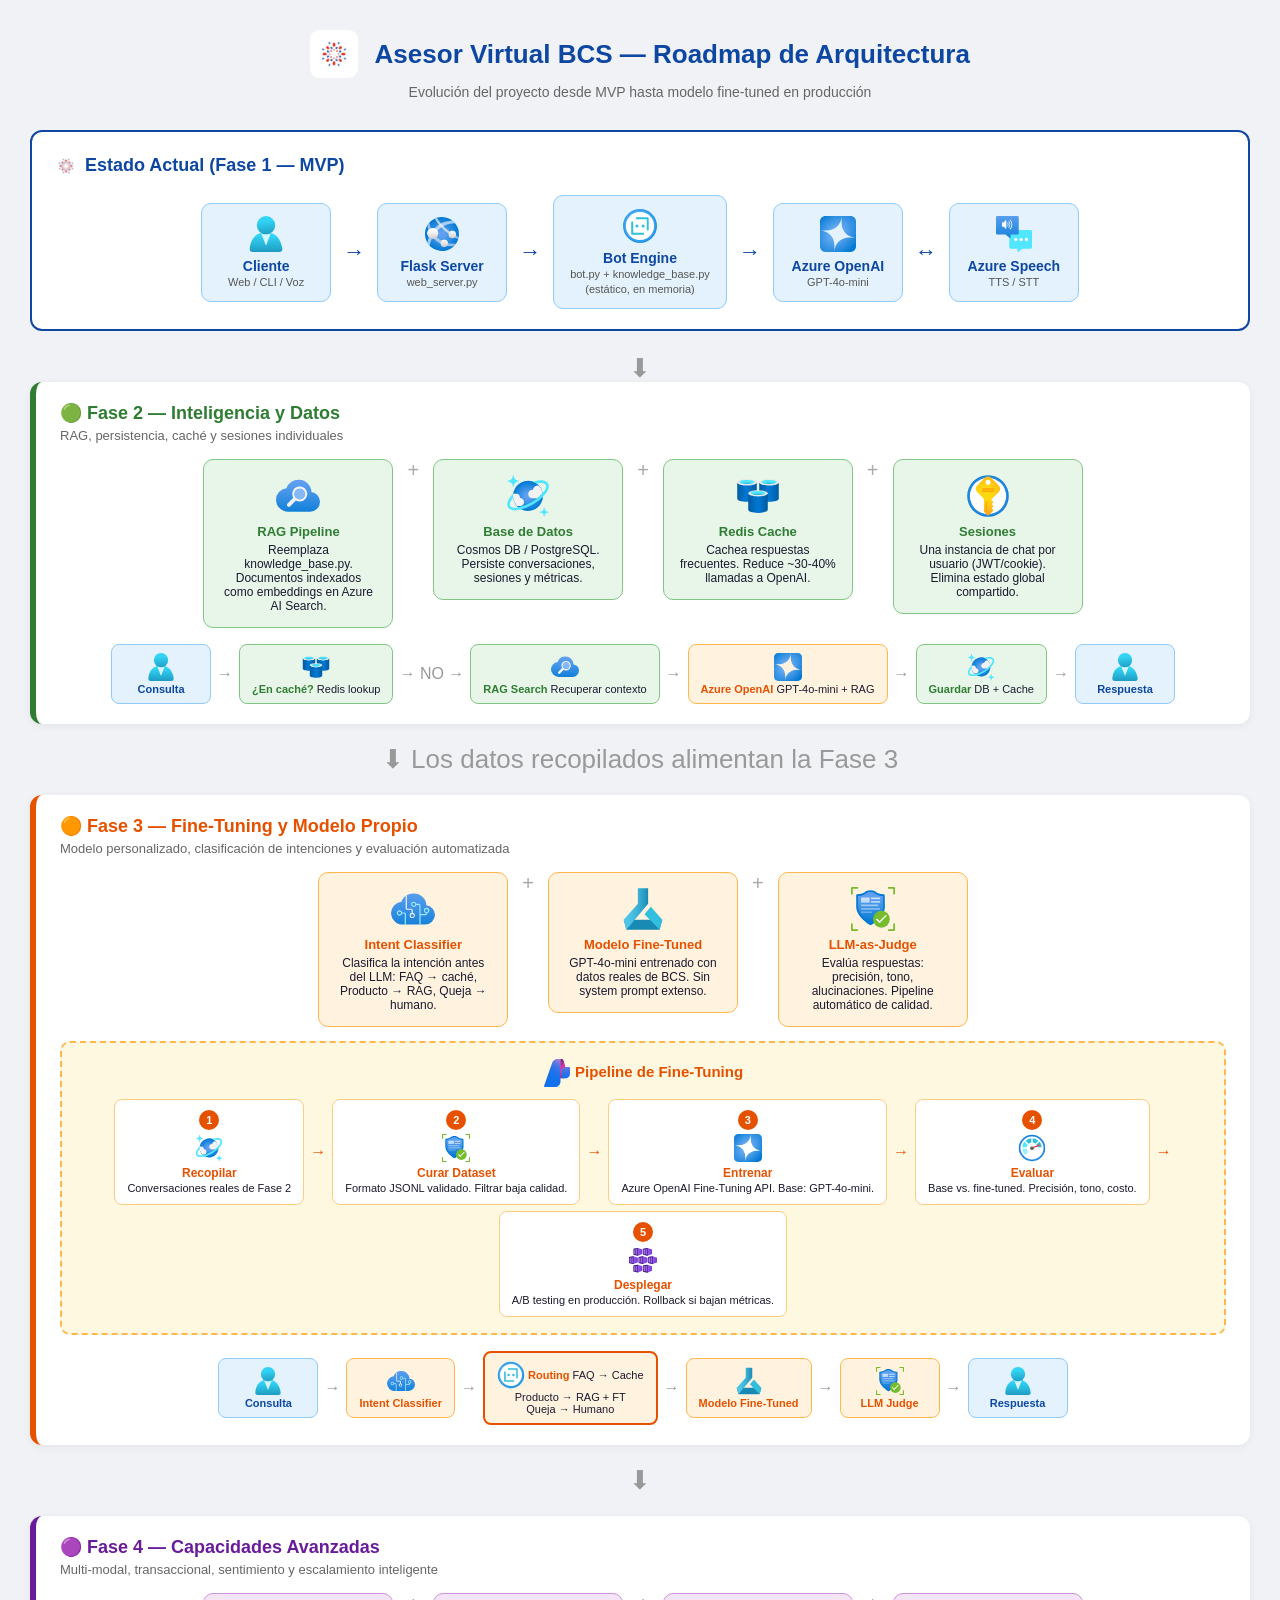
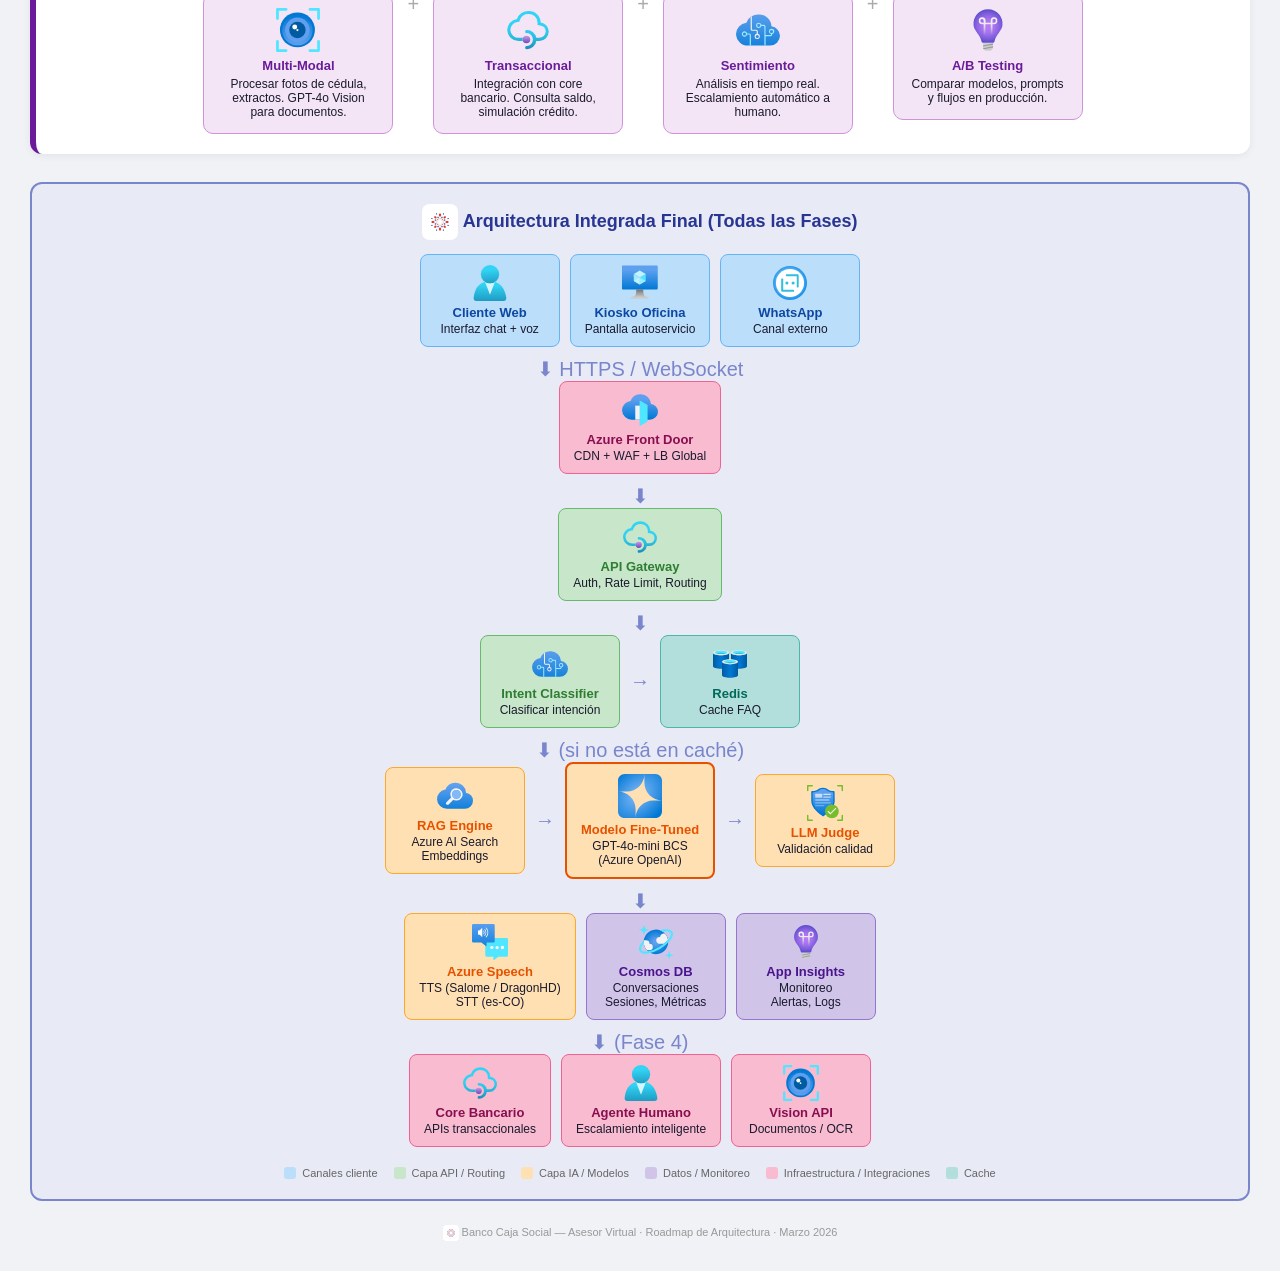
<file: docs/diagrama-fases.html>
<!DOCTYPE html>
<html lang="es">
<head>
    <meta charset="UTF-8">
    <meta name="viewport" content="width=device-width, initial-scale=1.0">
    <title>BCS Bot - Roadmap de Arquitectura</title>
    <style>
        * { margin: 0; padding: 0; box-sizing: border-box; }
        body {
            font-family: 'Segoe UI', Tahoma, Geneva, Verdana, sans-serif;
            background: #f0f2f5;
            padding: 30px;
            color: #1a1a2e;
        }
        .header { text-align: center; margin-bottom: 30px; }
        .header img { height: 48px; vertical-align: middle; margin-right: 12px; }
        h1 { display: inline; font-size: 26px; color: #0d47a1; vertical-align: middle; }
        .subtitle { text-align: center; color: #666; font-size: 14px; margin-top: 6px; }

        .icon { height: 36px; width: 36px; vertical-align: middle; }
        .icon-sm { height: 28px; width: 28px; vertical-align: middle; }
        .icon-lg { height: 44px; width: 44px; vertical-align: middle; }
        .bcs { border-radius: 20%; }

        .current-state {
            background: #fff; border: 2px solid #0d47a1;
            border-radius: 12px; padding: 20px; margin-bottom: 24px;
        }
        .current-state h2 { color: #0d47a1; font-size: 18px; margin-bottom: 15px; }
        .current-arch {
            display: flex; align-items: center; justify-content: center;
            gap: 12px; flex-wrap: wrap;
        }
        .current-box {
            background: #e3f2fd; border: 1px solid #90caf9; border-radius: 10px;
            padding: 12px 16px; text-align: center; font-size: 13px; min-width: 130px;
        }
        .current-box strong { display: block; font-size: 14px; color: #0d47a1; margin-top: 6px; }
        .current-box span { color: #555; font-size: 11px; }
        .arrow { font-size: 22px; color: #0d47a1; font-weight: bold; }

        .phases { display: flex; flex-direction: column; gap: 22px; }
        .phase {
            background: #fff; border-radius: 12px; padding: 20px 24px;
            border-left: 6px solid; box-shadow: 0 2px 8px rgba(0,0,0,0.06);
        }
        .phase h2 { font-size: 18px; margin-bottom: 4px; }
        .phase .desc { font-size: 13px; color: #666; margin-bottom: 16px; }
        .phase-2 { border-color: #2e7d32; }
        .phase-2 h2 { color: #2e7d32; }
        .phase-3 { border-color: #e65100; }
        .phase-3 h2 { color: #e65100; }
        .phase-4 { border-color: #6a1b9a; }
        .phase-4 h2 { color: #6a1b9a; }

        .diagram {
            display: flex; align-items: flex-start; gap: 14px;
            flex-wrap: wrap; justify-content: center;
        }
        .component {
            border-radius: 10px; padding: 14px 16px; text-align: center;
            min-width: 150px; max-width: 190px; font-size: 12px;
        }
        .component strong { display: block; font-size: 13px; margin: 6px 0 4px; }
        .comp-green { background: #e8f5e9; border: 1px solid #81c784; }
        .comp-green strong { color: #2e7d32; }
        .comp-orange { background: #fff3e0; border: 1px solid #ffb74d; }
        .comp-orange strong { color: #e65100; }
        .comp-purple { background: #f3e5f5; border: 1px solid #ce93d8; }
        .comp-purple strong { color: #6a1b9a; }
        .comp-blue { background: #e3f2fd; border: 1px solid #90caf9; }
        .comp-blue strong { color: #0d47a1; }

        .arrow-down { text-align: center; font-size: 26px; color: #999; margin: -2px 0; }
        .connector { display: flex; align-items: center; font-size: 20px; color: #aaa; }

        .flow {
            display: flex; align-items: center; justify-content: center;
            gap: 6px; flex-wrap: wrap; margin-top: 12px;
        }
        .flow-box {
            border-radius: 8px; padding: 8px 12px; text-align: center;
            font-size: 11px; min-width: 100px;
        }
        .flow-box .icon-sm { margin-bottom: 2px; }
        .flow-arrow { font-size: 16px; color: #999; }

        .ft-pipeline {
            background: #fff8e1; border: 2px dashed #ffb74d;
            border-radius: 10px; padding: 16px 20px; margin-top: 14px;
        }
        .ft-pipeline h3 { font-size: 15px; color: #e65100; margin-bottom: 12px; text-align: center; }
        .pipeline-steps {
            display: flex; align-items: center; justify-content: center;
            gap: 6px; flex-wrap: wrap;
        }
        .step {
            background: #fff; border: 1px solid #ffcc80; border-radius: 8px;
            padding: 10px 12px; text-align: center; font-size: 11px; min-width: 125px;
        }
        .step strong { display: block; font-size: 12px; color: #e65100; margin: 4px 0 2px; }
        .step-num {
            background: #e65100; color: #fff; border-radius: 50%;
            width: 20px; height: 20px; display: inline-flex;
            align-items: center; justify-content: center;
            font-size: 11px; font-weight: bold; margin-bottom: 4px;
        }
        .step-arrow { font-size: 16px; color: #e65100; }

        .integration {
            background: #e8eaf6; border: 2px solid #7986cb;
            border-radius: 12px; padding: 20px; margin-top: 28px;
        }
        .integration h2 { color: #283593; font-size: 18px; margin-bottom: 14px; text-align: center; }
        .arch-row {
            display: flex; align-items: center; justify-content: center;
            gap: 10px; margin-bottom: 10px; flex-wrap: wrap;
        }
        .arch-box {
            border-radius: 8px; padding: 10px 14px; text-align: center;
            font-size: 12px; min-width: 140px;
        }
        .arch-box strong { display: block; font-size: 13px; margin: 4px 0 2px; }
        .bg-user { background: #bbdefb; border: 1px solid #64b5f6; }
        .bg-user strong { color: #0d47a1; }
        .bg-api { background: #c8e6c9; border: 1px solid #66bb6a; }
        .bg-api strong { color: #2e7d32; }
        .bg-ai { background: #ffe0b2; border: 1px solid #ffa726; }
        .bg-ai strong { color: #e65100; }
        .bg-data { background: #d1c4e9; border: 1px solid #9575cd; }
        .bg-data strong { color: #4a148c; }
        .bg-infra { background: #f8bbd0; border: 1px solid #f06292; }
        .bg-infra strong { color: #880e4f; }
        .bg-cache { background: #b2dfdb; border: 1px solid #4db6ac; }
        .bg-cache strong { color: #00695c; }
        .vert-arrow { text-align: center; font-size: 20px; color: #7986cb; }

        .legend {
            margin-top: 20px; display: flex; gap: 16px;
            justify-content: center; flex-wrap: wrap; font-size: 11px; color: #666;
        }
        .legend-item { display: flex; align-items: center; gap: 6px; }
        .legend-dot { width: 12px; height: 12px; border-radius: 3px; }
        .footer { text-align: center; margin-top: 24px; font-size: 11px; color: #999; }
    </style>
</head>
<body>

    <!-- ═══════════════ HEADER ═══════════════ -->
    <div class="header">
        <img src="icons/bcs-ico.png" class="bcs" alt="BCS">
        <h1>Asesor Virtual BCS — Roadmap de Arquitectura</h1>
        <p class="subtitle">Evolución del proyecto desde MVP hasta modelo fine-tuned en producción</p>
    </div>

    <!-- ═══════════════ ESTADO ACTUAL ═══════════════ -->
    <div class="current-state">
        <h2><img src="icons/bcs-ico.png" class="bcs icon-sm"> Estado Actual (Fase 1 — MVP)</h2>
        <div class="current-arch">
            <div class="current-box">
                <img src="icons/azure-users.svg" class="icon">
                <strong>Cliente</strong>
                <span>Web / CLI / Voz</span>
            </div>
            <span class="arrow">→</span>
            <div class="current-box">
                <img src="icons/azure-app-service.svg" class="icon">
                <strong>Flask Server</strong>
                <span>web_server.py</span>
            </div>
            <span class="arrow">→</span>
            <div class="current-box">
                <img src="icons/azure-bot.svg" class="icon">
                <strong>Bot Engine</strong>
                <span>bot.py + knowledge_base.py<br>(estático, en memoria)</span>
            </div>
            <span class="arrow">→</span>
            <div class="current-box">
                <img src="icons/azure-openai.svg" class="icon">
                <strong>Azure OpenAI</strong>
                <span>GPT-4o-mini</span>
            </div>
            <span class="arrow">↔</span>
            <div class="current-box">
                <img src="icons/azure-speech.svg" class="icon">
                <strong>Azure Speech</strong>
                <span>TTS / STT</span>
            </div>
        </div>
    </div>

    <div class="arrow-down">⬇</div>

    <div class="phases">

        <!-- ═══════════════ FASE 2 ═══════════════ -->
        <div class="phase phase-2">
            <h2>🟢 Fase 2 — Inteligencia y Datos</h2>
            <p class="desc">RAG, persistencia, caché y sesiones individuales</p>

            <div class="diagram">
                <div class="component comp-green">
                    <img src="icons/azure-search.svg" class="icon-lg">
                    <strong>RAG Pipeline</strong>
                    Reemplaza knowledge_base.py.
                    Documentos indexados como embeddings en Azure AI Search.
                </div>
                <span class="connector">+</span>
                <div class="component comp-green">
                    <img src="icons/azure-cosmos.svg" class="icon-lg">
                    <strong>Base de Datos</strong>
                    Cosmos DB / PostgreSQL.
                    Persiste conversaciones, sesiones y métricas.
                </div>
                <span class="connector">+</span>
                <div class="component comp-green">
                    <img src="icons/azure-redis.svg" class="icon-lg">
                    <strong>Redis Cache</strong>
                    Cachea respuestas frecuentes.
                    Reduce ~30-40% llamadas a OpenAI.
                </div>
                <span class="connector">+</span>
                <div class="component comp-green">
                    <img src="icons/azure-keyvault.svg" class="icon-lg">
                    <strong>Sesiones</strong>
                    Una instancia de chat por usuario (JWT/cookie).
                    Elimina estado global compartido.
                </div>
            </div>

            <div class="flow" style="margin-top: 16px;">
                <div class="flow-box comp-blue">
                    <img src="icons/azure-users.svg" class="icon-sm"><br>
                    <strong>Consulta</strong>
                </div>
                <span class="flow-arrow">→</span>
                <div class="flow-box comp-green">
                    <img src="icons/azure-redis.svg" class="icon-sm"><br>
                    <strong>¿En caché?</strong>
                    Redis lookup
                </div>
                <span class="flow-arrow">→ NO →</span>
                <div class="flow-box comp-green">
                    <img src="icons/azure-search.svg" class="icon-sm"><br>
                    <strong>RAG Search</strong>
                    Recuperar contexto
                </div>
                <span class="flow-arrow">→</span>
                <div class="flow-box comp-orange">
                    <img src="icons/azure-openai.svg" class="icon-sm"><br>
                    <strong>Azure OpenAI</strong>
                    GPT-4o-mini + RAG
                </div>
                <span class="flow-arrow">→</span>
                <div class="flow-box comp-green">
                    <img src="icons/azure-cosmos.svg" class="icon-sm"><br>
                    <strong>Guardar</strong>
                    DB + Cache
                </div>
                <span class="flow-arrow">→</span>
                <div class="flow-box comp-blue">
                    <img src="icons/azure-users.svg" class="icon-sm"><br>
                    <strong>Respuesta</strong>
                </div>
            </div>
        </div>

        <div class="arrow-down">⬇ Los datos recopilados alimentan la Fase 3</div>

        <!-- ═══════════════ FASE 3 ═══════════════ -->
        <div class="phase phase-3">
            <h2>🟠 Fase 3 — Fine-Tuning y Modelo Propio</h2>
            <p class="desc">Modelo personalizado, clasificación de intenciones y evaluación automatizada</p>

            <div class="diagram">
                <div class="component comp-orange">
                    <img src="icons/azure-cognitive.svg" class="icon-lg">
                    <strong>Intent Classifier</strong>
                    Clasifica la intención antes del LLM:
                    FAQ → caché, Producto → RAG, Queja → humano.
                </div>
                <span class="connector">+</span>
                <div class="component comp-orange">
                    <img src="icons/azure-ml.svg" class="icon-lg">
                    <strong>Modelo Fine-Tuned</strong>
                    GPT-4o-mini entrenado con datos reales de BCS.
                    Sin system prompt extenso.
                </div>
                <span class="connector">+</span>
                <div class="component comp-orange">
                    <img src="icons/azure-content-safety.svg" class="icon-lg">
                    <strong>LLM-as-Judge</strong>
                    Evalúa respuestas: precisión, tono, alucinaciones.
                    Pipeline automático de calidad.
                </div>
            </div>

            <!-- Fine-tuning pipeline -->
            <div class="ft-pipeline">
                <h3><img src="icons/azure-ai-studio.svg" class="icon-sm"> Pipeline de Fine-Tuning</h3>
                <div class="pipeline-steps">
                    <div class="step">
                        <div class="step-num">1</div><br>
                        <img src="icons/azure-cosmos.svg" class="icon-sm">
                        <strong>Recopilar</strong>
                        Conversaciones reales de Fase 2
                    </div>
                    <span class="step-arrow">→</span>
                    <div class="step">
                        <div class="step-num">2</div><br>
                        <img src="icons/azure-content-safety.svg" class="icon-sm">
                        <strong>Curar Dataset</strong>
                        Formato JSONL validado.
                        Filtrar baja calidad.
                    </div>
                    <span class="step-arrow">→</span>
                    <div class="step">
                        <div class="step-num">3</div><br>
                        <img src="icons/azure-openai.svg" class="icon-sm">
                        <strong>Entrenar</strong>
                        Azure OpenAI Fine-Tuning API.
                        Base: GPT-4o-mini.
                    </div>
                    <span class="step-arrow">→</span>
                    <div class="step">
                        <div class="step-num">4</div><br>
                        <img src="icons/azure-monitor.svg" class="icon-sm">
                        <strong>Evaluar</strong>
                        Base vs. fine-tuned.
                        Precisión, tono, costo.
                    </div>
                    <span class="step-arrow">→</span>
                    <div class="step">
                        <div class="step-num">5</div><br>
                        <img src="icons/azure-aks.svg" class="icon-sm">
                        <strong>Desplegar</strong>
                        A/B testing en producción.
                        Rollback si bajan métricas.
                    </div>
                </div>
            </div>

            <div class="flow" style="margin-top: 16px;">
                <div class="flow-box comp-blue">
                    <img src="icons/azure-users.svg" class="icon-sm"><br>
                    <strong>Consulta</strong>
                </div>
                <span class="flow-arrow">→</span>
                <div class="flow-box comp-orange">
                    <img src="icons/azure-cognitive.svg" class="icon-sm"><br>
                    <strong>Intent Classifier</strong>
                </div>
                <span class="flow-arrow">→</span>
                <div class="flow-box" style="background:#fff3e0;border:2px solid #e65100;font-size:11px;">
                    <img src="icons/azure-bot.svg" class="icon-sm">
                    <strong style="color:#e65100;">Routing</strong>
                    FAQ → Cache<br>
                    Producto → RAG + FT<br>
                    Queja → Humano
                </div>
                <span class="flow-arrow">→</span>
                <div class="flow-box comp-orange">
                    <img src="icons/azure-ml.svg" class="icon-sm"><br>
                    <strong>Modelo Fine-Tuned</strong>
                </div>
                <span class="flow-arrow">→</span>
                <div class="flow-box comp-orange">
                    <img src="icons/azure-content-safety.svg" class="icon-sm"><br>
                    <strong>LLM Judge</strong>
                </div>
                <span class="flow-arrow">→</span>
                <div class="flow-box comp-blue">
                    <img src="icons/azure-users.svg" class="icon-sm"><br>
                    <strong>Respuesta</strong>
                </div>
            </div>
        </div>

        <div class="arrow-down">⬇</div>

        <!-- ═══════════════ FASE 4 ═══════════════ -->
        <div class="phase phase-4">
            <h2>🟣 Fase 4 — Capacidades Avanzadas</h2>
            <p class="desc">Multi-modal, transaccional, sentimiento y escalamiento inteligente</p>

            <div class="diagram">
                <div class="component comp-purple">
                    <img src="icons/azure-vision.svg" class="icon-lg">
                    <strong>Multi-Modal</strong>
                    Procesar fotos de cédula, extractos.
                    GPT-4o Vision para documentos.
                </div>
                <span class="connector">+</span>
                <div class="component comp-purple">
                    <img src="icons/azure-api-mgmt.svg" class="icon-lg">
                    <strong>Transaccional</strong>
                    Integración con core bancario.
                    Consulta saldo, simulación crédito.
                </div>
                <span class="connector">+</span>
                <div class="component comp-purple">
                    <img src="icons/azure-cognitive.svg" class="icon-lg">
                    <strong>Sentimiento</strong>
                    Análisis en tiempo real.
                    Escalamiento automático a humano.
                </div>
                <span class="connector">+</span>
                <div class="component comp-purple">
                    <img src="icons/azure-app-insights.svg" class="icon-lg">
                    <strong>A/B Testing</strong>
                    Comparar modelos, prompts y flujos en producción.
                </div>
            </div>
        </div>
    </div>

    <!-- ═══════════════ DIAGRAMA INTEGRADO FINAL ═══════════════ -->
    <div class="integration">
        <h2><img src="icons/bcs-ico.png" class="bcs icon"> Arquitectura Integrada Final (Todas las Fases)</h2>

        <div class="arch-row">
            <div class="arch-box bg-user">
                <img src="icons/azure-users.svg" class="icon">
                <strong>Cliente Web</strong>Interfaz chat + voz
            </div>
            <div class="arch-box bg-user">
                <img src="icons/azure-vm.svg" class="icon">
                <strong>Kiosko Oficina</strong>Pantalla autoservicio
            </div>
            <div class="arch-box bg-user">
                <img src="icons/azure-bot.svg" class="icon">
                <strong>WhatsApp</strong>Canal externo
            </div>
        </div>
        <div class="vert-arrow">⬇ HTTPS / WebSocket</div>

        <div class="arch-row">
            <div class="arch-box bg-infra">
                <img src="icons/azure-front-door.svg" class="icon">
                <strong>Azure Front Door</strong>CDN + WAF + LB Global
            </div>
        </div>
        <div class="vert-arrow">⬇</div>

        <div class="arch-row">
            <div class="arch-box bg-api">
                <img src="icons/azure-api-mgmt.svg" class="icon">
                <strong>API Gateway</strong>Auth, Rate Limit, Routing
            </div>
        </div>
        <div class="vert-arrow">⬇</div>

        <div class="arch-row">
            <div class="arch-box bg-api">
                <img src="icons/azure-cognitive.svg" class="icon">
                <strong>Intent Classifier</strong>Clasificar intención
            </div>
            <span style="color:#7986cb; font-size:20px;">→</span>
            <div class="arch-box bg-cache">
                <img src="icons/azure-redis.svg" class="icon">
                <strong>Redis</strong>Cache FAQ
            </div>
        </div>
        <div class="vert-arrow">⬇ (si no está en caché)</div>

        <div class="arch-row">
            <div class="arch-box bg-ai">
                <img src="icons/azure-search.svg" class="icon">
                <strong>RAG Engine</strong>Azure AI Search<br>Embeddings
            </div>
            <span style="color:#7986cb; font-size:20px;">→</span>
            <div class="arch-box bg-ai" style="border: 2px solid #e65100;">
                <img src="icons/azure-openai.svg" class="icon-lg">
                <strong>Modelo Fine-Tuned</strong>GPT-4o-mini BCS<br>(Azure OpenAI)
            </div>
            <span style="color:#7986cb; font-size:20px;">→</span>
            <div class="arch-box bg-ai">
                <img src="icons/azure-content-safety.svg" class="icon">
                <strong>LLM Judge</strong>Validación calidad
            </div>
        </div>
        <div class="vert-arrow">⬇</div>

        <div class="arch-row">
            <div class="arch-box bg-ai">
                <img src="icons/azure-speech.svg" class="icon">
                <strong>Azure Speech</strong>TTS (Salome / DragonHD)<br>STT (es-CO)
            </div>
            <div class="arch-box bg-data">
                <img src="icons/azure-cosmos.svg" class="icon">
                <strong>Cosmos DB</strong>Conversaciones<br>Sesiones, Métricas
            </div>
            <div class="arch-box bg-data">
                <img src="icons/azure-app-insights.svg" class="icon">
                <strong>App Insights</strong>Monitoreo<br>Alertas, Logs
            </div>
        </div>
        <div class="vert-arrow">⬇ (Fase 4)</div>

        <div class="arch-row">
            <div class="arch-box bg-infra">
                <img src="icons/azure-api-mgmt.svg" class="icon">
                <strong>Core Bancario</strong>APIs transaccionales
            </div>
            <div class="arch-box bg-infra">
                <img src="icons/azure-users.svg" class="icon">
                <strong>Agente Humano</strong>Escalamiento inteligente
            </div>
            <div class="arch-box bg-infra">
                <img src="icons/azure-vision.svg" class="icon">
                <strong>Vision API</strong>Documentos / OCR
            </div>
        </div>

        <div class="legend">
            <div class="legend-item"><div class="legend-dot" style="background:#bbdefb;"></div> Canales cliente</div>
            <div class="legend-item"><div class="legend-dot" style="background:#c8e6c9;"></div> Capa API / Routing</div>
            <div class="legend-item"><div class="legend-dot" style="background:#ffe0b2;"></div> Capa IA / Modelos</div>
            <div class="legend-item"><div class="legend-dot" style="background:#d1c4e9;"></div> Datos / Monitoreo</div>
            <div class="legend-item"><div class="legend-dot" style="background:#f8bbd0;"></div> Infraestructura / Integraciones</div>
            <div class="legend-item"><div class="legend-dot" style="background:#b2dfdb;"></div> Cache</div>
        </div>
    </div>

    <p class="footer">
        <img src="icons/bcs-ico.png" class="bcs" style="height:16px;vertical-align:middle;">
        Banco Caja Social — Asesor Virtual · Roadmap de Arquitectura · Marzo 2026
    </p>

</body>
</html>
</file>
